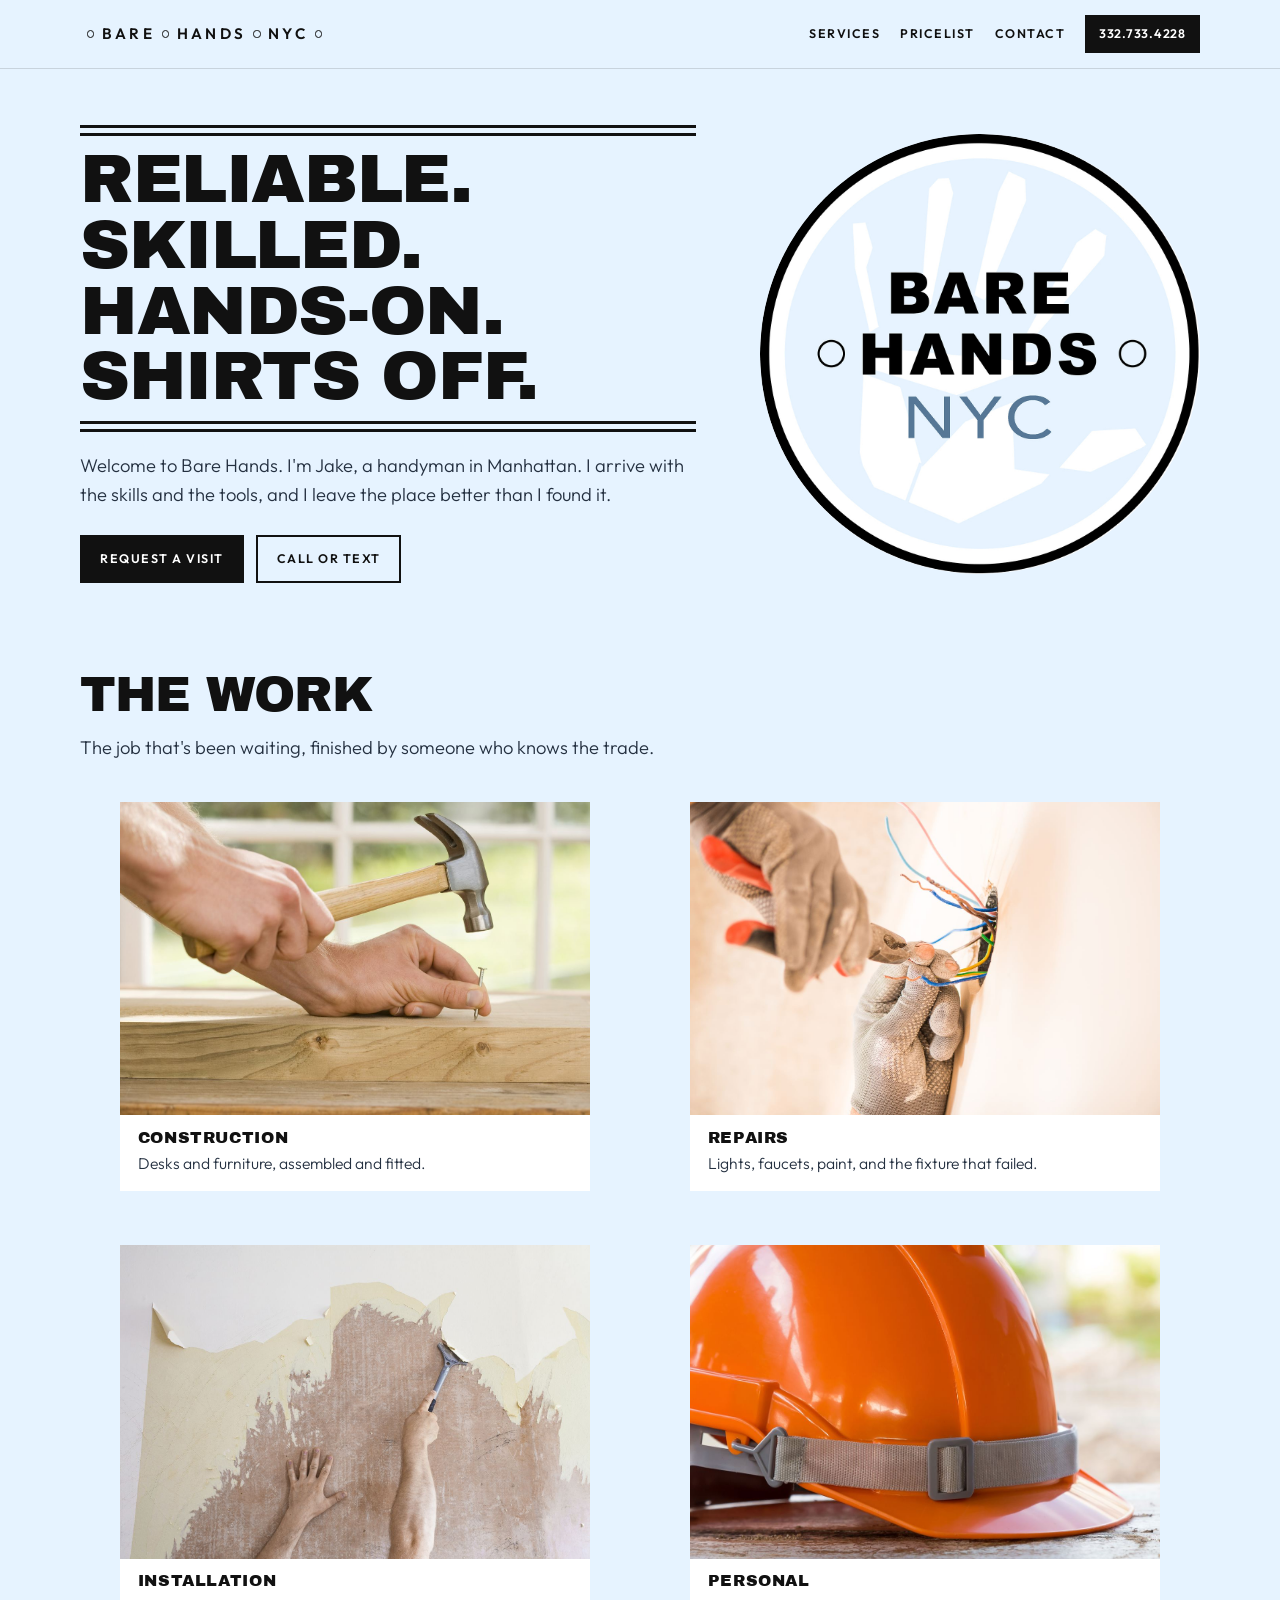
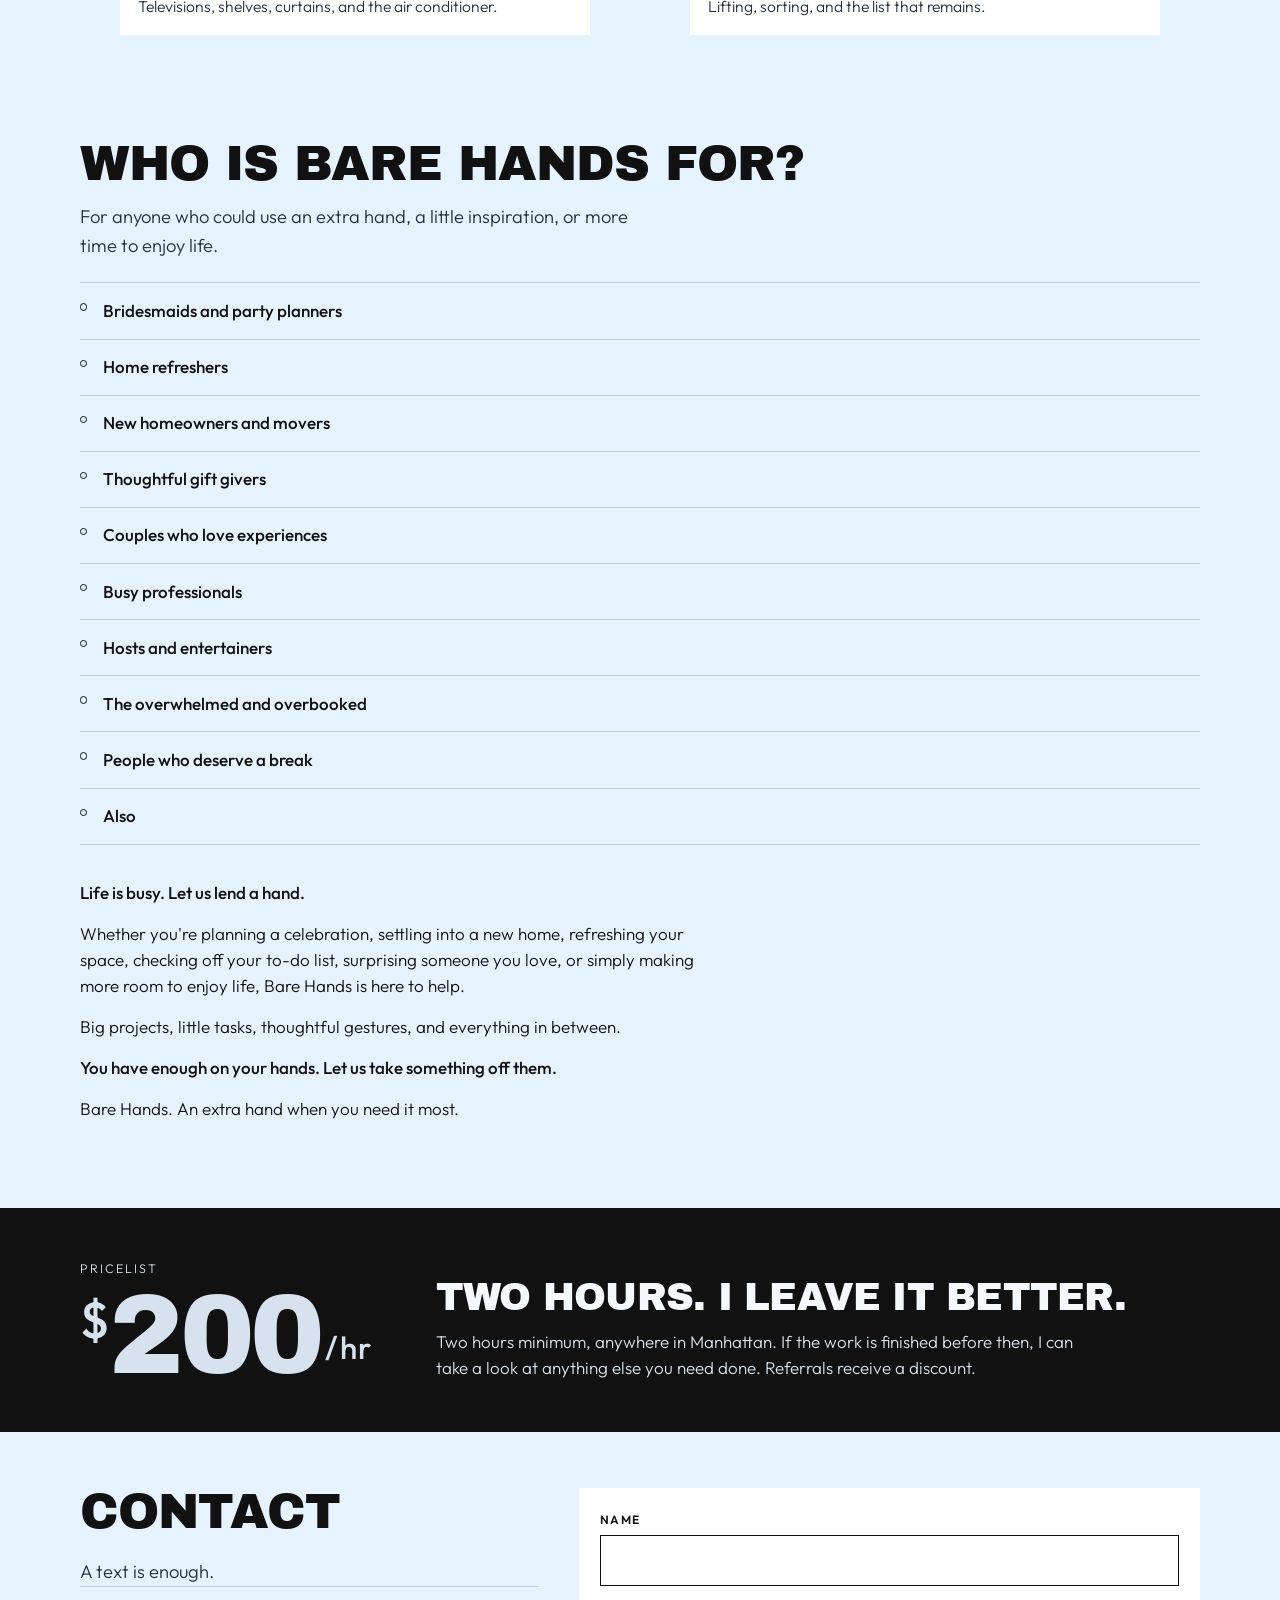
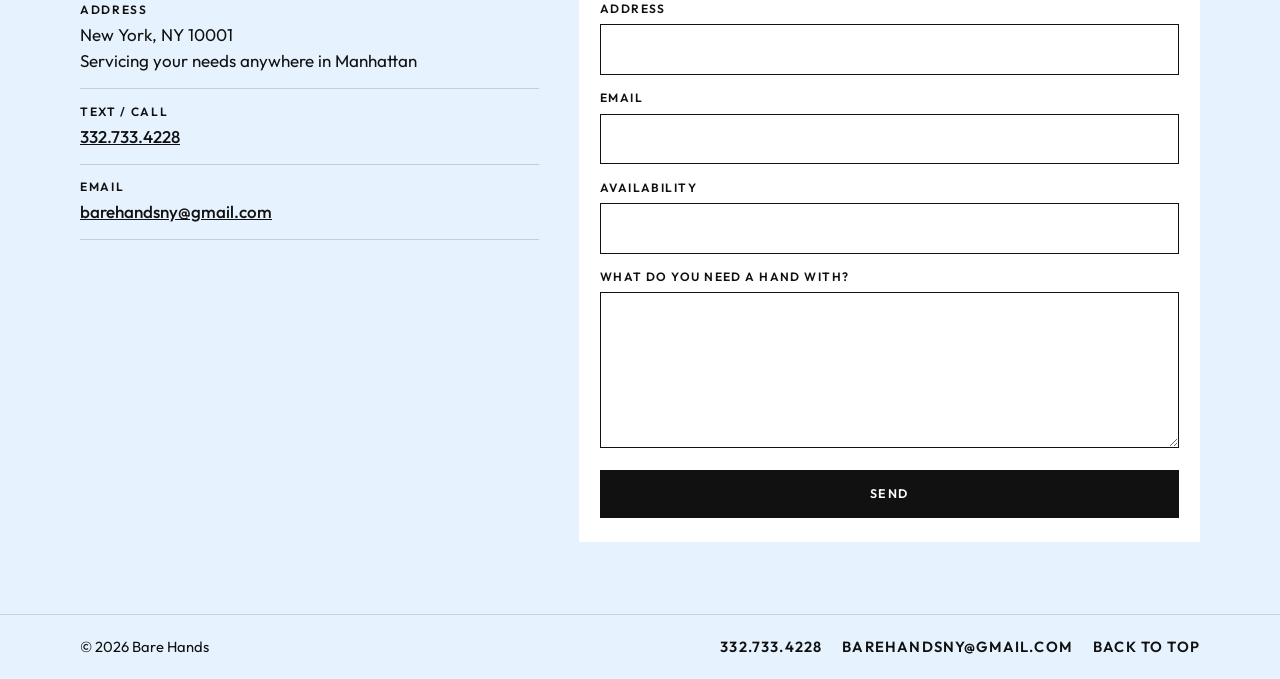
<file: index.html>
<!DOCTYPE html>
<html lang="en">
<head>
  <meta charset="utf-8" />
  <meta name="viewport" content="width=device-width, initial-scale=1" />
  <title>Reliable. Skilled. Hands-On. Shirts Off. — BareHands.NYC</title>
  <meta name="description" content="Jake, a shirtless skilled-trade handyman in Manhattan. Furniture, repairs, installation, and personal jobs. From $200 an hour, two-hour minimum." />
  <link rel="canonical" href="https://www.barehands.nyc/" />
  <meta name="theme-color" content="#e6f3ff" />
  <link rel="icon" href="/images/mark.jpg" type="image/jpeg" />
  <meta property="og:title" content="BareHands.NYC" />
  <meta property="og:description" content="Reliable. Skilled. Hands-on. Shirts off. Handyman work anywhere in Manhattan." />
  <meta property="og:url" content="https://www.barehands.nyc/" />
  <meta property="og:image" content="https://www.barehands.nyc/images/mark.jpg" />
  <meta property="og:type" content="website" />
  <script type="application/ld+json">
  {
    "@context": "https://schema.org",
    "@type": "HomeAndConstructionBusiness",
    "name": "Bare Hands",
    "url": "https://www.barehands.nyc/",
    "image": "https://www.barehands.nyc/images/mark.jpg",
    "email": "barehandsny@gmail.com",
    "telephone": "+1-332-733-4228",
    "address": {
      "@type": "PostalAddress",
      "addressLocality": "New York",
      "addressRegion": "NY",
      "postalCode": "10001",
      "addressCountry": "US"
    },
    "areaServed": "Manhattan"
  }
  </script>
  <link rel="preconnect" href="https://fonts.googleapis.com" />
  <link rel="preconnect" href="https://fonts.gstatic.com" crossorigin />
  <link href="https://fonts.googleapis.com/css2?family=Archivo+Black&family=Outfit:wght@300;400;500;600&display=swap" rel="stylesheet" />
  <link rel="stylesheet" href="/styles.css?v=4" />
</head>
<body>
  <a class="skip" href="#main">Skip to content</a>
  <header class="site-header">
    <div class="wrap bar">
      <a class="wordmark" href="#top" aria-label="Bare Hands NYC">
        <span class="dot" aria-hidden="true"></span>
        <span class="spaced">Bare</span>
        <span class="dot" aria-hidden="true"></span>
        <span class="spaced">Hands</span>
        <span class="dot wide" aria-hidden="true"></span>
        <span class="spaced wide">NYC</span>
        <span class="dot wide" aria-hidden="true"></span>
      </a>
      <nav class="nav" aria-label="Primary">
        <a href="#services">Services</a>
        <a href="#rates">Pricelist</a>
        <a href="#contact">Contact</a>
      </nav>
      <a class="btn btn-small" href="tel:+13327334228">332.733.4228</a>
    </div>
  </header>

  <main id="main">
    <section class="hero wrap" id="top">
      <div class="hero-copy">
        <div class="rules" aria-hidden="true"></div>
        <h1>Reliable. Skilled. Hands-on. Shirts off.</h1>
        <div class="rules" aria-hidden="true"></div>
        <p class="lede">Welcome to Bare Hands. I'm Jake, a handyman in Manhattan. I arrive with the skills and the tools, and I leave the place better than I found it.</p>
        <div class="actions">
          <a class="btn" href="#contact">Request a visit</a>
          <a class="btn btn-line" href="tel:+13327334228">Call or text</a>
        </div>
      </div>
      <img class="seal" src="/images/mark.jpg" alt="Bare Hands NYC. An open hand inside a black circle." />
    </section>

    <section class="section wrap" id="services" aria-labelledby="services-title">
      <h2 id="services-title">The work</h2>
      <p class="line">The job that's been waiting, finished by someone who knows the trade.</p>
      <div class="grid">
        <figure class="card">
          <img src="/images/svc-construction.jpg" alt="Hands hammering a nail into a pine board." />
          <figcaption>Construction <span>Desks and furniture, assembled and fitted.</span></figcaption>
        </figure>
        <figure class="card">
          <img src="/images/svc-repairs.jpg" alt="Gloved hands joining electrical wires with pliers." />
          <figcaption>Repairs <span>Lights, faucets, paint, and the fixture that failed.</span></figcaption>
        </figure>
        <figure class="card">
          <img src="/images/svc-installation.jpg" alt="Hands stripping old wallpaper from a wall." />
          <figcaption>Installation <span>Televisions, shelves, curtains, and the air conditioner.</span></figcaption>
        </figure>
        <figure class="card">
          <img src="/images/svc-personal.jpg" alt="An orange hard hat on a wooden workbench." />
          <figcaption>Personal <span>Lifting, sorting, and the list that remains.</span></figcaption>
        </figure>
      </div>
    </section>

    <section class="section wrap who" id="who" aria-labelledby="who-title">
      <h2 id="who-title">Who is Bare Hands for?</h2>
      <p class="line">For anyone who could use an extra hand, a little inspiration, or more time to enjoy life.</p>
      <div class="who-list">
        <details>
          <summary>Bridesmaids and party planners</summary>
          <p>Getting ready for the big day? Hosting a bachelorette, bridal shower, birthday, or special celebration? Let us help bring everything together so you can focus on enjoying the moment.</p>
        </details>
        <details>
          <summary>Home refreshers</summary>
          <p>Ready for a fresh start? Whether it's reorganizing a room, refreshing your space, or finally tackling those home projects you've been putting off, we're here to help make your home feel like you again.</p>
        </details>
        <details>
          <summary>New homeowners and movers</summary>
          <p>New keys, new beginnings. Moving into a new home, settling in, unpacking, organizing, or making a new space feel like home? We've got an extra set of hands for that.</p>
        </details>
        <details>
          <summary>Thoughtful gift givers</summary>
          <p>Looking for something more meaningful than another gift card? Give someone special the gift of help, a little pampering, or an experience you can enjoy together.</p>
        </details>
        <details>
          <summary>Couples who love experiences</summary>
          <p>Sometimes the best gift is doing something together. Make time for each other while we help take care of the details.</p>
        </details>
        <details>
          <summary>Busy professionals</summary>
          <p>Too much to do and not enough hours in the day? Let us help tackle your to-do list so you can focus on what matters most.</p>
        </details>
        <details>
          <summary>Hosts and entertainers</summary>
          <p>Love having people over but not all the prep work? From getting your home guest-ready to helping with the details of your gathering, we've got you covered.</p>
        </details>
        <details>
          <summary>The overwhelmed and overbooked</summary>
          <p>You know that list you've been meaning to get to? The errands, the organizing, the little projects, the things that keep getting pushed to tomorrow? Let's get them done.</p>
        </details>
        <details>
          <summary>People who deserve a break</summary>
          <p>Sometimes you don't need a special occasion or a reason. You just need a little help, more breathing room, and time for yourself.</p>
        </details>
        <details>
          <summary>Also</summary>
          <ul>
            <li>New parents getting organized or preparing for a baby</li>
            <li>Holiday hosting and seasonal decorating</li>
            <li>Adult children arranging help for their parents</li>
            <li>Agents preparing a home for a showing or a new owner</li>
            <li>Short-term rental hosts preparing a guest space</li>
            <li>Proposals, anniversaries, and romantic surprises</li>
            <li>Small businesses that need setup, errands, and the everyday tasks</li>
          </ul>
        </details>
      </div>
      <div class="who-close">
        <p class="motto">Life is busy. Let us lend a hand.</p>
        <p>Whether you're planning a celebration, settling into a new home, refreshing your space, checking off your to-do list, surprising someone you love, or simply making more room to enjoy life, Bare Hands is here to help.</p>
        <p>Big projects, little tasks, thoughtful gestures, and everything in between.</p>
        <p class="motto">You have enough on your hands. Let us take something off them.</p>
        <p>Bare Hands. An extra hand when you need it most.</p>
      </div>
    </section>

    <section class="rates" id="rates" aria-labelledby="rates-title">
      <div class="wrap rates-inner">
        <div>
          <p class="kicker kicker-light">Pricelist</p>
          <p class="price"><span class="currency">$</span>200<span class="unit">/hr</span></p>
        </div>
        <div>
          <h2 id="rates-title">Two hours. I leave it better.</h2>
          <p>Two hours minimum, anywhere in Manhattan. If the work is finished before then, I can take a look at anything else you need done. Referrals receive a discount.</p>
        </div>
      </div>
    </section>

    <section class="section wrap contact" id="contact" aria-labelledby="contact-title">
      <div>
        <h2 id="contact-title">Contact</h2>
        <p class="lede">A text is enough.</p>
        <dl class="facts">
          <div>
            <dt>Address</dt>
            <dd>New York, NY 10001<br />Servicing your needs anywhere in Manhattan</dd>
          </div>
          <div>
            <dt>Text / call</dt>
            <dd><a href="tel:+13327334228">332.733.4228</a></dd>
          </div>
          <div>
            <dt>Email</dt>
            <dd><a href="mailto:barehandsny@gmail.com">barehandsny@gmail.com</a></dd>
          </div>
        </dl>
      </div>
      <form name="visit" method="POST" action="/thanks.html" data-netlify="true" netlify-honeypot="bot-field">
        <input type="hidden" name="form-name" value="visit" />
        <p class="hp"><label>Leave this empty <input name="bot-field" tabindex="-1" autocomplete="off" /></label></p>
        <div class="field">
          <label for="name">Name</label>
          <input id="name" name="name" type="text" autocomplete="name" required />
        </div>
        <div class="field">
          <label for="address">Address</label>
          <input id="address" name="address" type="text" autocomplete="street-address" required />
        </div>
        <div class="field">
          <label for="email">Email</label>
          <input id="email" name="email" type="email" autocomplete="email" required />
        </div>
        <div class="field">
          <label for="availability">Availability</label>
          <input id="availability" name="availability" type="text" autocomplete="off" />
        </div>
        <div class="field">
          <label for="job">What do you need a hand with?</label>
          <textarea id="job" name="job" rows="5"></textarea>
        </div>
        <button class="btn" type="submit">Send</button>
      </form>
    </section>
  </main>

  <footer class="site-footer">
    <div class="wrap bar">
      <span>© 2026 Bare Hands</span>
      <span class="footer-links">
        <a href="tel:+13327334228">332.733.4228</a>
        <a href="mailto:barehandsny@gmail.com">barehandsny@gmail.com</a>
        <a href="#top">Back to top</a>
      </span>
    </div>
  </footer>
  <script src="/visit.js"></script>
</body>
</html>
</file>
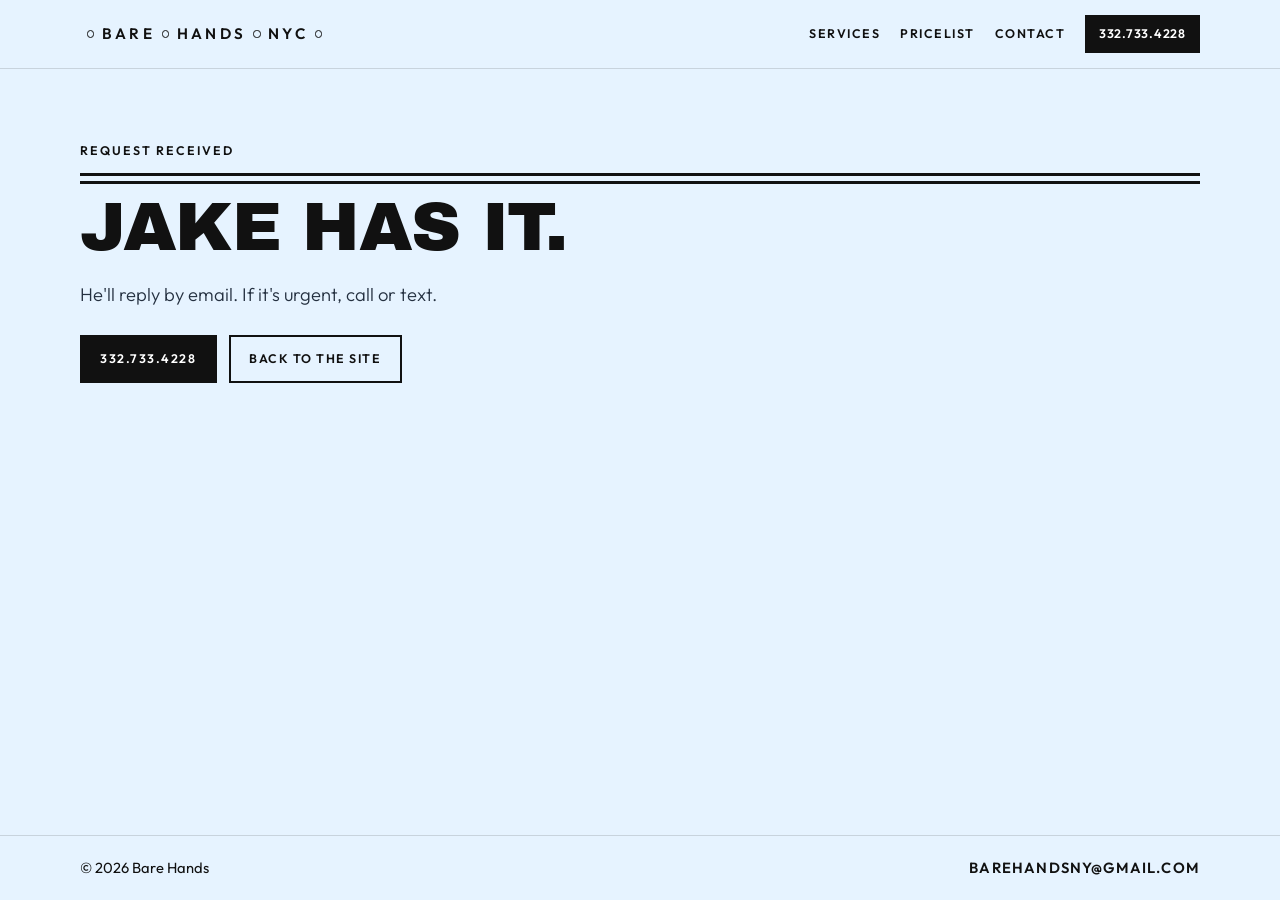
<file: thanks.html>
<!DOCTYPE html>
<html lang="en">
<head>
  <meta charset="utf-8" />
  <meta name="viewport" content="width=device-width, initial-scale=1" />
  <title>Request received — BareHands.NYC</title>
  <meta name="robots" content="noindex" />
  <meta name="theme-color" content="#e6f3ff" />
  <link rel="icon" href="/images/mark.jpg" type="image/jpeg" />
  <link rel="preconnect" href="https://fonts.googleapis.com" />
  <link rel="preconnect" href="https://fonts.gstatic.com" crossorigin />
  <link href="https://fonts.googleapis.com/css2?family=Archivo+Black&family=Outfit:wght@300;400;500;600&display=swap" rel="stylesheet" />
  <link rel="stylesheet" href="/styles.css?v=4" />
</head>
<body>
  <a class="skip" href="#main">Skip to content</a>
  <header class="site-header">
    <div class="wrap bar">
      <a class="wordmark" href="/" aria-label="Bare Hands NYC">
        <span class="dot" aria-hidden="true"></span>
        <span class="spaced">Bare</span>
        <span class="dot" aria-hidden="true"></span>
        <span class="spaced">Hands</span>
        <span class="dot wide" aria-hidden="true"></span>
        <span class="spaced wide">NYC</span>
        <span class="dot wide" aria-hidden="true"></span>
      </a>
      <nav class="nav" aria-label="Primary">
        <a href="/#services">Services</a>
        <a href="/#rates">Pricelist</a>
        <a href="/#contact">Contact</a>
      </nav>
      <a class="btn btn-small" href="tel:+13327334228">332.733.4228</a>
    </div>
  </header>
  <main id="main" class="thanks wrap">
    <p class="kicker" id="thanks-kicker">Request received</p>
    <div class="rules" aria-hidden="true"></div>
    <h1>Jake has it.</h1>
    <p class="lede" id="thanks-lede">He'll reply by email. If it's urgent, call or text.</p>
    <div class="actions">
      <a class="btn" href="tel:+13327334228">332.733.4228</a>
      <a class="btn btn-line" href="/">Back to the site</a>
    </div>
  </main>
  <footer class="site-footer">
    <div class="wrap bar">
      <span>© 2026 Bare Hands</span>
      <span class="footer-links">
        <a href="mailto:barehandsny@gmail.com">barehandsny@gmail.com</a>
      </span>
    </div>
  </footer>
  <script>
    if (location.search.indexOf("preview=1") !== -1) {
      document.getElementById("thanks-kicker").textContent = "Preview only";
      document.getElementById("thanks-lede").textContent = "This copy of the site doesn't email Jake. On the live site, this is the page after a request. Call or text if you need him now.";
    }
  </script>
</body>
</html>
</file>
<file: styles.css>
:root {
  --sky: #e6f3ff;
  --ink: #111111;
  --paper: #ffffff;
  --muted: #243040;
  color-scheme: light;
}

*,
*::before,
*::after {
  box-sizing: border-box;
}

html {
  scroll-behavior: smooth;
}

#services,
#who,
#rates,
#contact {
  scroll-margin-top: 7.5rem;
}

body {
  display: flex;
  flex-direction: column;
  min-height: 100vh;
  margin: 0;
  background: var(--sky);
  color: var(--ink);
  font-family: Outfit, "Helvetica Neue", Helvetica, Arial, sans-serif;
  font-size: 1.0625rem;
  font-weight: 400;
  line-height: 1.55;
}

main {
  flex: 1;
}

img {
  max-width: 100%;
  height: auto;
}

a {
  color: inherit;
}

.skip {
  position: absolute;
  left: 1rem;
  top: -4rem;
  z-index: 20;
  background: var(--paper);
  color: var(--ink);
  padding: 0.5rem 0.8rem;
}

.skip:focus {
  top: 0.75rem;
}

.wrap {
  width: min(1120px, calc(100% - 2.5rem));
  margin-inline: auto;
}

.site-header {
  position: sticky;
  top: 0;
  z-index: 10;
  background: rgba(230, 243, 255, 0.94);
  border-bottom: 1px solid rgba(17, 17, 17, 0.14);
  backdrop-filter: blur(10px);
}

.bar {
  display: flex;
  align-items: center;
  gap: 1.25rem;
  min-height: 4.25rem;
}

.wordmark {
  display: flex;
  align-items: center;
  margin-right: auto;
  color: var(--ink);
  font-weight: 600;
  font-size: 0.95rem;
  text-decoration: none;
  text-transform: uppercase;
}

.spaced {
  letter-spacing: 0.22em;
}

.dot {
  width: 0.45rem;
  height: 0.45rem;
  margin: 0 0.45rem;
  border: 1.5px solid currentColor;
  border-radius: 50%;
  flex: none;
}

.nav {
  display: flex;
  gap: 1.25rem;
}

.nav a {
  color: var(--ink);
  font-size: 0.78rem;
  font-weight: 600;
  letter-spacing: 0.12em;
  text-decoration: none;
  text-transform: uppercase;
}

.nav a:hover {
  text-decoration: underline;
  text-underline-offset: 0.3em;
}

.btn {
  display: inline-flex;
  align-items: center;
  justify-content: center;
  min-height: 3rem;
  padding: 0.7rem 1.15rem;
  border: 2px solid var(--ink);
  background: var(--ink);
  color: var(--paper);
  font: inherit;
  font-size: 0.78rem;
  font-weight: 600;
  letter-spacing: 0.12em;
  text-decoration: none;
  text-transform: uppercase;
  cursor: pointer;
}

.btn:hover {
  background: var(--paper);
  color: var(--ink);
}

.btn-line {
  background: transparent;
  color: var(--ink);
}

.btn-line:hover {
  background: var(--ink);
  color: var(--paper);
}

.btn-small {
  min-height: 2.4rem;
  padding: 0.4rem 0.75rem;
  letter-spacing: 0.06em;
}

.hero {
  display: grid;
  grid-template-columns: minmax(0, 1.15fr) minmax(220px, 0.85fr);
  gap: 3rem;
  align-items: center;
  padding: 3.5rem 0 4.5rem;
}

.kicker {
  margin: 0 0 0.8rem;
  font-size: 0.78rem;
  font-weight: 600;
  letter-spacing: 0.16em;
  text-transform: uppercase;
}

.rules {
  height: 11px;
  border-top: 3px solid var(--ink);
  border-bottom: 3px solid var(--ink);
}

h1,
h2,
h3 {
  font-family: "Archivo Black", Impact, Haettenschweiler, sans-serif;
  font-weight: 400;
  letter-spacing: -0.02em;
  line-height: 0.95;
  text-transform: uppercase;
}

h1 {
  margin: 0.7rem 0;
  font-size: clamp(2.6rem, 5.4vw, 4.7rem);
}

.lede {
  max-width: 40rem;
  margin: 1.25rem 0 0;
  color: var(--muted);
  font-size: 1.15rem;
  font-weight: 300;
}

.actions {
  display: flex;
  flex-wrap: wrap;
  gap: 0.75rem;
  margin-top: 1.6rem;
}

.seal {
  width: min(100%, 440px);
  margin-left: auto;
  border-radius: 50%;
  background: var(--paper);
}

.section {
  padding: 1rem 0 4.5rem;
}

.who-list {
  border-bottom: 1px solid rgba(17, 17, 17, 0.16);
}

.who details {
  border-top: 1px solid rgba(17, 17, 17, 0.16);
}

.who summary {
  position: relative;
  padding: 0.9rem 0 0.9rem 1.45rem;
  cursor: pointer;
  font-weight: 500;
  list-style: none;
}

.who summary::-webkit-details-marker {
  display: none;
}

.who summary::before {
  content: "";
  position: absolute;
  left: 0;
  top: 1.25rem;
  width: 0.45rem;
  height: 0.45rem;
  border: 1.5px solid currentColor;
  border-radius: 50%;
}

.who details[open] summary::before {
  background: currentColor;
}

.who details p,
.who details li {
  max-width: 40rem;
  margin: 0 0 0.85rem 1.45rem;
  color: var(--muted);
  font-weight: 300;
}

.who details ul {
  margin: 0 0 0.4rem;
  padding: 0;
  list-style: none;
}

.who-close {
  max-width: 40rem;
  margin-top: 2.2rem;
}

.who-close p {
  margin: 0 0 0.9rem;
  font-weight: 300;
}

.who-close .motto {
  font-weight: 500;
}

.line {
  max-width: 36rem;
  margin: -0.4rem 0 1.4rem;
  color: var(--muted);
  font-size: 1.15rem;
  font-weight: 300;
}

.card figcaption {
  padding: 0.85rem 1.1rem 1.05rem;
  font-family: "Archivo Black", Impact, sans-serif;
  font-size: 1rem;
  letter-spacing: 0.04em;
  line-height: 1.1;
  text-transform: uppercase;
}

.card figcaption span {
  display: block;
  margin-top: 0.4rem;
  color: var(--muted);
  font-family: Outfit, "Helvetica Neue", Helvetica, Arial, sans-serif;
  font-size: 0.98rem;
  font-weight: 300;
  letter-spacing: 0;
  line-height: 1.4;
  text-transform: none;
}

.thanks {
  padding: 4.5rem 0 6rem;
}

h2 {
  margin: 0 0 1.4rem;
  font-size: clamp(2rem, 4vw, 3.1rem);
}

.grid {
  display: grid;
  grid-template-columns: 1fr 1fr;
  gap: 1.25rem;
}

.card {
  background: var(--paper);
  color: var(--ink);
}

.card img {
  display: block;
  width: 100%;
  aspect-ratio: 3 / 2;
  object-fit: cover;
}

.card-body {
  padding: 1.2rem 1.3rem 1.45rem;
}

.card h3 {
  margin: 0 0 0.4rem;
  font-size: 1.35rem;
}

.sub {
  margin: 0 0 0.7rem;
  font-weight: 600;
}

.card p:last-child {
  margin: 0;
  color: var(--muted);
  font-weight: 300;
}

.rates {
  background: var(--ink);
  color: #f4f7fb;
}

.rates-inner {
  display: grid;
  grid-template-columns: auto minmax(0, 1fr);
  gap: 2.5rem 4rem;
  align-items: end;
  padding-block: 3.2rem;
}

.kicker-light {
  color: #d5e7f8;
}

.price {
  margin: 0;
  font-family: "Archivo Black", Impact, sans-serif;
  font-size: clamp(4.5rem, 9vw, 7rem);
  line-height: 0.8;
  letter-spacing: -0.04em;
}

.currency,
.unit {
  font-family: Outfit, Helvetica, sans-serif;
  font-weight: 500;
  letter-spacing: 0;
}

.currency {
  font-size: 0.45em;
  vertical-align: 0.7em;
}

.unit {
  margin-left: 0.15em;
  font-size: 0.28em;
  letter-spacing: 0.04em;
  vertical-align: 0.45em;
}

.rates h2 {
  margin-bottom: 0.8rem;
  font-size: clamp(1.7rem, 3vw, 2.4rem);
}

.rates p {
  max-width: 40rem;
  margin: 0 0 0.8rem;
  color: #d7e2ee;
  font-weight: 300;
}

.rates p:last-child {
  margin-bottom: 0;
}

.contact {
  display: grid;
  grid-template-columns: 0.85fr 1.15fr;
  gap: 2.5rem;
  padding-top: 3.5rem;
}

.facts {
  margin: 0;
}

.facts div {
  padding: 0.85rem 0;
  border-top: 1px solid rgba(17, 17, 17, 0.16);
}

.facts div:last-child {
  border-bottom: 1px solid rgba(17, 17, 17, 0.16);
}

.facts dt {
  margin-bottom: 0.15rem;
  font-size: 0.75rem;
  font-weight: 600;
  letter-spacing: 0.14em;
  text-transform: uppercase;
}

.facts dd {
  margin: 0;
}

.facts a {
  font-weight: 500;
}

form {
  background: var(--paper);
  padding: 1.4rem 1.3rem 1.5rem;
}

.field {
  margin-bottom: 0.9rem;
}

label {
  display: block;
  margin-bottom: 0.35rem;
  font-size: 0.75rem;
  font-weight: 600;
  letter-spacing: 0.12em;
  text-transform: uppercase;
}

input,
textarea {
  width: 100%;
  border: 1px solid var(--ink);
  background: var(--paper);
  color: var(--ink);
  font: inherit;
  padding: 0.7rem 0.75rem;
}

textarea {
  resize: vertical;
  min-height: 8rem;
}

input:focus,
textarea:focus,
.btn:focus-visible,
.nav a:focus-visible,
.wordmark:focus-visible,
.facts a:focus-visible,
.site-footer a:focus-visible {
  outline: 2px solid var(--ink);
  outline-offset: 3px;
}

.rates :focus-visible {
  outline-color: #fff;
}

form .btn {
  width: 100%;
}

.hp {
  position: absolute;
  left: -10000px;
}

.site-footer {
  border-top: 1px solid rgba(17, 17, 17, 0.14);
}

.site-footer .bar {
  min-height: 4rem;
  font-size: 0.92rem;
}

.footer-links {
  display: flex;
  flex-wrap: wrap;
  gap: 0.75rem 1.25rem;
  margin-left: auto;
}

.site-footer a {
  font-weight: 600;
  letter-spacing: 0.08em;
  text-transform: uppercase;
  text-decoration: none;
}

.site-footer a:hover {
  text-decoration: underline;
  text-underline-offset: 0.3em;
}

@media (max-width: 860px) {
  .wide {
    display: none;
  }

  .bar {
    flex-wrap: wrap;
    padding-block: 0.75rem;
  }

  .nav {
    order: 3;
    width: 100%;
    gap: 1rem;
  }

  .hero,
  .grid,
  .rates-inner,
  .contact {
    grid-template-columns: 1fr;
  }

  .footer-links {
    width: 100%;
    margin-left: 0;
  }

  .seal {
    margin-inline: auto;
    max-width: 320px;
  }

  .hero {
    padding-top: 2.2rem;
  }

  .rates-inner {
    align-items: start;
  }
}

@media (prefers-reduced-motion: reduce) {
  html {
    scroll-behavior: auto;
  }
}
</file>
